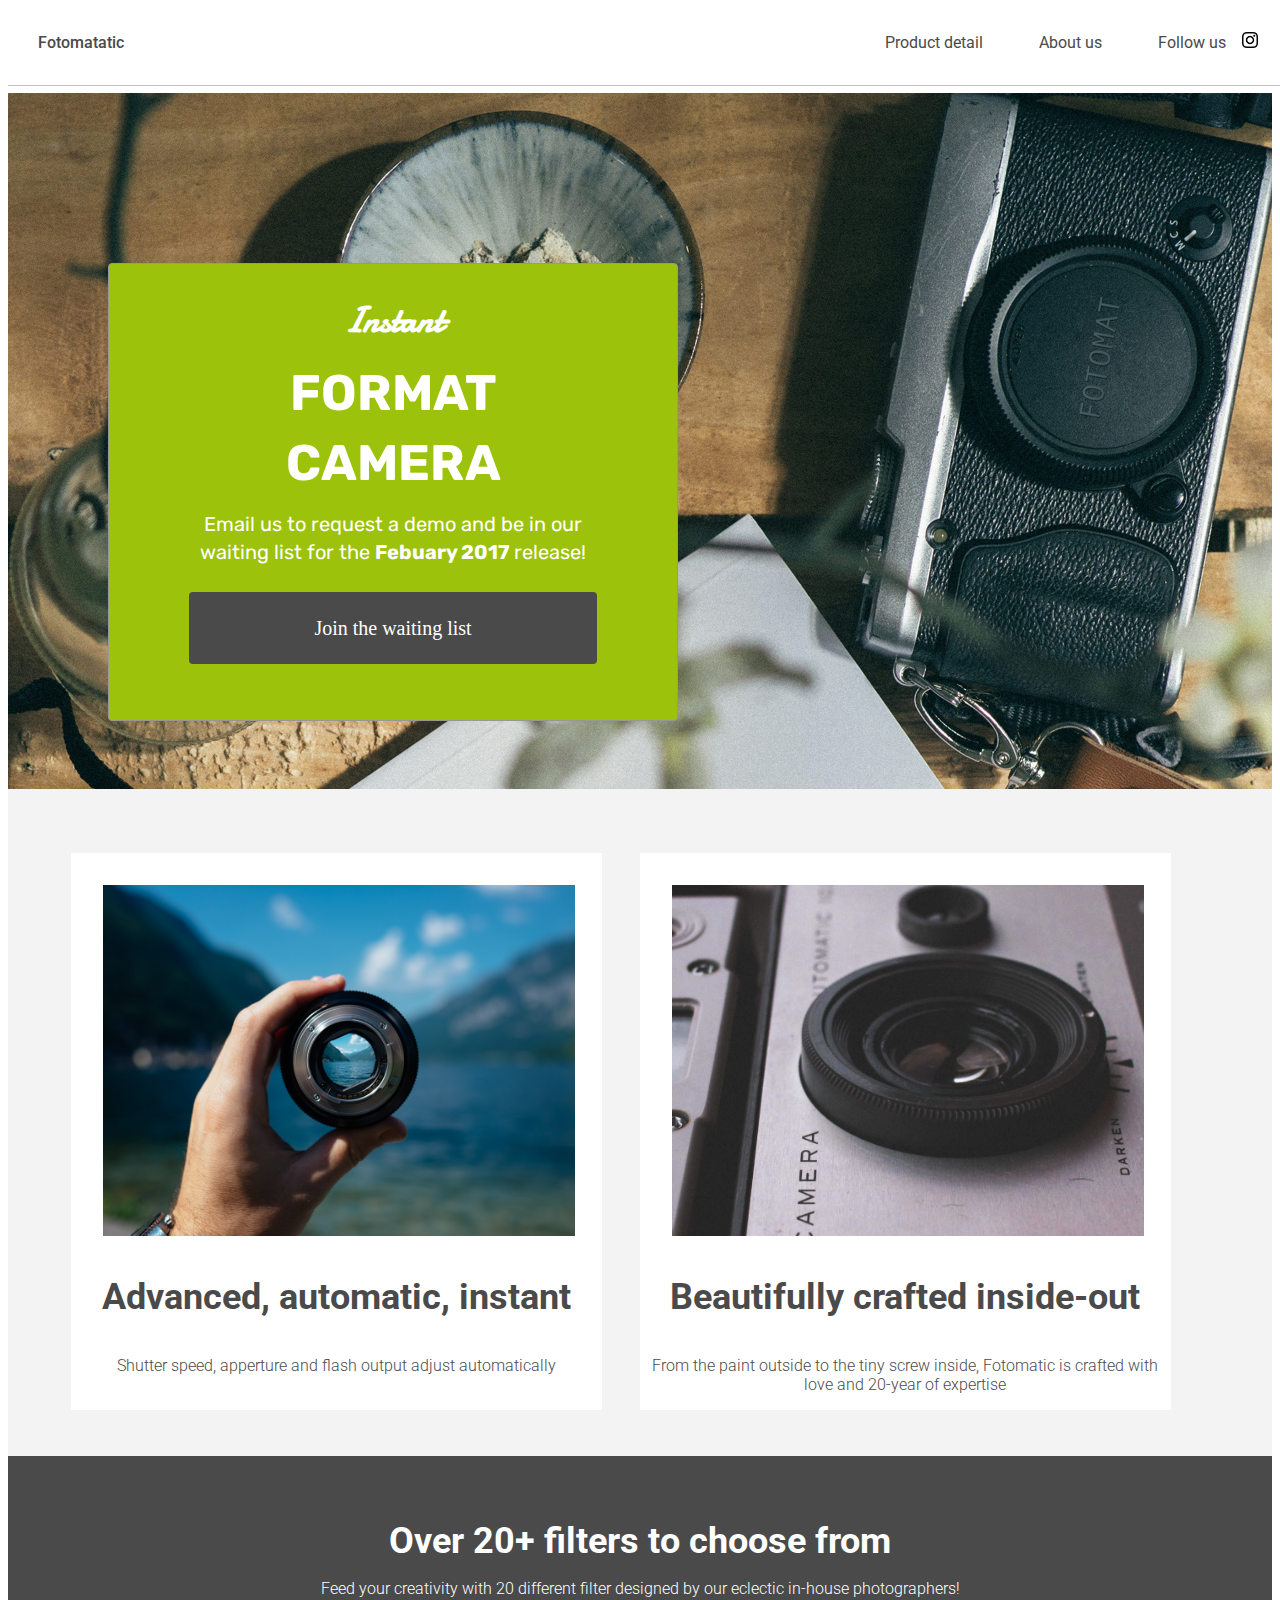
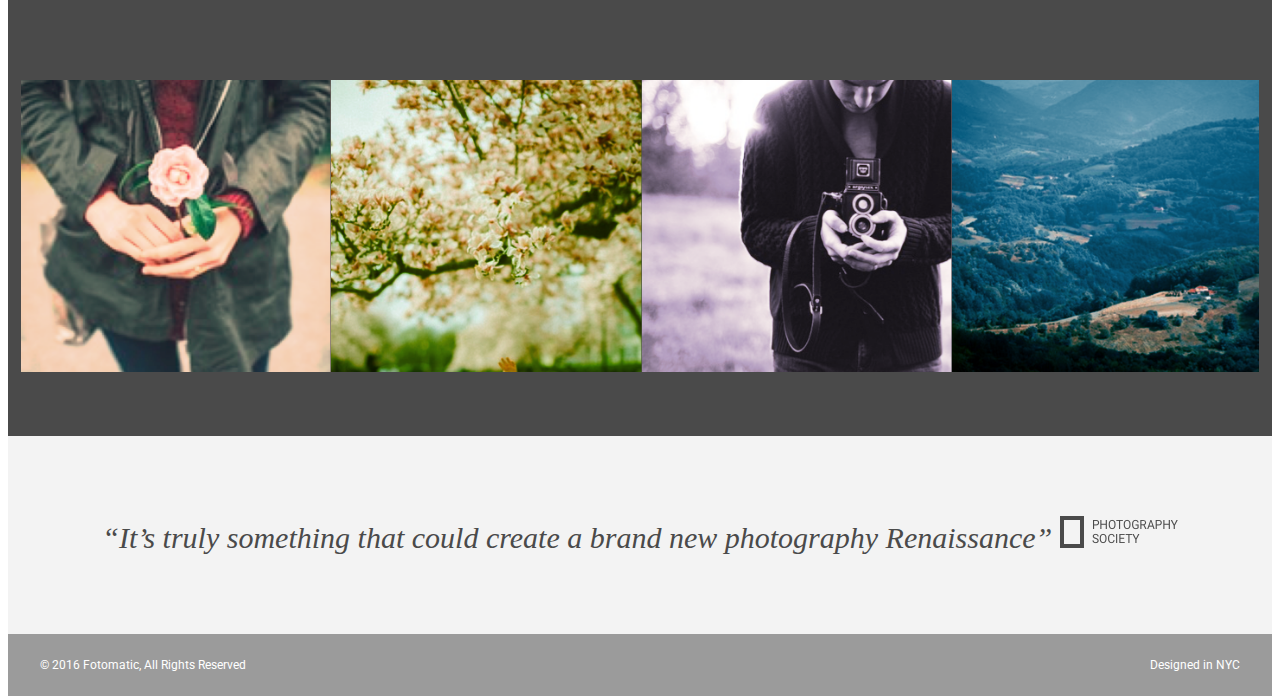
<file: index.html>
<!DOCTYPE html>
<html>
<head>
  <link href="https://fonts.googleapis.com/css?family=Damion" rel="stylesheet">
  <link href="https://fonts.googleapis.com/css?family=Rubik" rel="stylesheet">
  <link rel="preconnect" href="https://fonts.googleapis.com">
  <link rel="preconnect" href="https://fonts.gstatic.com" crossorigin>  
  <link href="https://fonts.googleapis.com/css?family=Roboto:300,400,600,700" rel="stylesheet">
  <link rel="stylesheet" href="./resources/css/style.css">
  <meta charset="UTF-8">
</head>
<body>
  <!-- Header -->
  <header>
    <div class="content">
      <a href="index.html" class="desktop logo">Fotomatatic</a>
      <nav class="desktop">
        <ul>
          <li><a href="#">Product detail</a></li>
          <li><a href="#">About us</a></li>
          <li><a href="https://www.instagram.com/">Follow us <img class="icon" src="./resources/images/instagram.png"></a></li>
        </ul>
      </nav>
      <nav class="mobile">
        <ul>
          <li><a href="#"><img src="./resources/images/ic-logo.svg"></a></li>
          <li><a href="#"><img src="./resources/images/ic-product-detail.svg"></a></li>
          <li><a href="#"><img src="./resources/images/ic-about-us.svg"></a></li>
          <li><a href="#" class="button">Join us</a></li>
        </ul>
      </nav>
    </div>
  </header>

  <!-- Main Content -->
  <div class="main-content">

    <!-- Sign Up Section -->
    <div id="sign-up-section" class="banner">
      <div id="sign-up-cta">
        <div class="content center">
          <div class="header">
            <h2 class="cursive">Instant</h2>
            <h1 class="striking">FORMAT CAMERA</h1>
          </div>
          <div class="email">
            <span>
              Email us to request a demo and be in our waiting list for the <strong>Febuary 2017</strong> release!
            </span>
            <div class="button">Join the waiting list</div>
          </div>
        </div>
      </div>
    </div>

    <!-- Features Section -->
    <div id="features-section">
      <div class="feature">
        <div class="center">
          <div class="image-container">
            <img src="/resources/images/feature-1.png" />
          </div>
          <div class="content">
            <h2>Advanced, automatic, instant</h2>
            <h3>Shutter speed, apperture and flash output adjust automatically</h3>
          </div>
        </div>
      </div>
      <div class="feature">
        <div class="center">
          <div class="image-container">
            <img src="/resources/images/feature-2.png" />
          </div>
          <div class="content">
            <h2>Beautifully crafted inside-out</h2>
            <h3>From the paint outside to the tiny screw inside, Fotomatic is crafted with love and 20-year of expertise</h3>
          </div>
        </div>
      </div>
    </div>

    <!-- Filters Section -->
    <div id="filters-section">
      <div class="content center">
        <h2>Over 20+ filters to choose from</h2>
        <h3>Feed your creativity with 20 different filter designed by our eclectic in-house photographers!</h3>
      </div>
      <div class="images-container">
        <div class="image-container">
          <img src="./resources/images/filter-1.png" />
        </div>
        <div class="image-container">
          <img src="./resources/images/filter-2.png" />
        </div>
        <div class="image-container">
          <img src="./resources/images/filter-3.png" />
        </div>
        <div class="image-container extra">
          <img src="./resources/images/filter-4.png" />
        </div>
      </div>
    </div>

    <!--Quotes Section--> 
    <div id="quotes-section">
      <div class="content center">
        <span class="quote">“It’s truly something that could create a brand new photography Renaissance”</span>
        <img class="quote-citation" src="./resources/images/photography-logo.png" />
      </div>
    </div>

    <!-- Footer -->
    <footer>
      <div class="content">
        <span class="copyright">© 2016  Fotomatic, All Rights Reserved</span>
        <span class="location">Designed in NYC</span>
      </div>
    </footer>

  </div>
</body>
</html>
<!--https://content.codecademy.com/courses/freelance-1/capstone-1/solution/index.html-->
</file>
<file: resources/css/style.css>
/* Universal Styles */

html {
  font-family: "Roboto", sans-serif;
  font-size: 16px;
}

.main-content {
  position: relative;
  top: 5.3125rem; /* To offset for fixed header. */
}

.center {
  text-align: center;
}

.button {
  border-radius: 4px;
  background-color: #4a4a4a;
  color: white;
}

.image-container {
  overflow: hidden;
}

.image-container img {
  display: block;
}

@media only screen and (max-width: 760px) {
  .main-content {
    top: 2.5625rem;
  }
}

/* Header */

header {
  position: fixed;
  width: 100%;
  border-bottom: solid 1px #c6c1c1;
  background-color: white;
  top: 0;
  z-index: 10;
}

header .content {
  display: flex;
  align-items: center;
  padding: 1rem;
  margin-left: 14px;
  margin-right: 14px;
  height: 53px;
}

header .logo {
  flex: 1;
  text-decoration: none;
  align-self: center;
  font-family: Roboto;
  font-size: 1rem;
  font-weight: 500;
  color: #4A4A4A;
  
}

header nav ul {
  display: flex;
  list-style-type: none;
}

nav li {
  padding-left: 3.5rem;
}

nav a {
  vertical-align: bottom;
  line-height: 1.6;
  font-size: 1rem;
  color: #4a4a4a;
  text-decoration: none;
  font-family: Roboto;
}

header .icon {
  width: 1rem;
  padding-left: .75rem;
}

header .mobile {
  display: none;
}

@media only screen and (max-width: 760px) {
  header .desktop {
    display: none;
  }

  header .mobile {
    display: block;
    width: 100%;
  }

  header .content {
    padding: .5rem 0;
  }

  header .mobile ul {
    display: flex;
    justify-content: space-around;
    align-items: center;
    width: 100%;
  }

  header .mobile li {
    padding: 0;
  }

  header .mobile .button {
    padding: .1875rem .5rem;
    background-color: #9dc20b;
    line-height: 1.6;
    color: white;
  }
}

@media only screen and (max-width: 450px) {
  header .content {
    height: 30px;
    margin: 9px;
    padding: 0px;
  }
  header .mobile ul {
   justify-content: space-around;
   padding: 0;
   margin: 0;
  }
  header .mobile .button {
    padding: 3px 8px 3px 8px;
  }
}
/* Sign Up Section */

#sign-up-section {
  display: flex;
  justify-content: flex-start;
  align-items: flex-start;
  height: 43.5rem;
  background: url("/resources/images/banner-landingpage.jpg");
  background-position: bottom;
  background-size: cover;
  background-repeat: no-repeat;
}

#sign-up-cta {
  padding: 32px 80px 56px 80px;
  border: solid 1px #979797;
  border-radius: 4px;
  background-color: #9dc20b;
  margin: 170px 0 170px 100px;
}

#sign-up-cta .content {
  width: 408px;
  font-family: "Rubik", sans-serif;
  font-size: 1.25rem;
  line-height: 1.4;
  color: white;
}

#sign-up-cta h1 {
  font-size: 3.125rem;
}

#sign-up-cta h2 {
  font-size: 2.25rem;
}

#sign-up-cta span strong {
  font-weight: bold;
}

#sign-up-cta .cursive {
  font-family: "Damion", cursive;
}

#sign-up-cta .striking {
  font-family: "Rubik", sans-serif;
}

#sign-up-cta .button {
  /* padding: 1.25rem 7.25rem; */
  font-size: 1.25rem;
  line-height: 1.4;
  font-family: Roboto-Medium;
  width: 408px;
  height: 64pxpx;
  margin-top: 26px;
  padding-top: 1.375rem;
  padding-bottom: 1.375rem;
  
}

@media only screen and (max-width: 760px) {
  #sign-up-section {
    align-items: center;
    justify-content: center;
    height: 28rem;
  }

  #sign-up-cta {
    position: static;
    width: auto;
    height: auto;
    background-color: transparent;
    border: none;
    margin: auto;
  }

  #sign-up-cta .content {
    margin-top: 0;
  }

  #sign-up-cta .email {
    display: none;
  }

  #sign-up-cta h1 {
    font-size: 3.125rem;
  }

  #sign-up-cta h2 {
    font-size: 2.25rem;
  }
}
h2.cursive {
  margin: 0 0 12px 0;
}
h1.striking {
  margin: 12px 0 12px 0;
}

@media only screen and (max-width: 450px) {
  #sign-up-section {
    height: 20rem;
  }

  #sign-up-cta h1 {
    font-size: 2.25rem;
  }

  #sign-up-cta h2 {
    font-size: 2rem;
  }
}

/* Features Section */

#features-section {
  display: flex;
  justify-content: space-between;
  padding: 4rem 5% 2.875rem 5%;
  padding-bottom: 46px;
  background-color: #f3f3f3;
}

.feature {
  flex: 1;
  margin-right: 38px;
  background-color: white;
  
}

.feature .image-container {
 height: 65%;
 width: 95%;
}

.feature .image-container img {
  height: 65%;
  width: 95%;
  padding: 32px 32px 0 32px;
}
.feature .content {
  margin: 40px 0 0 0;
}
.feature h2 {
  padding-bottom: .5rem;
  font-family: Roboto;
  font-size: 2.25rem;
  font-weight: bold;
  color: #4a4a4a;
  
}

.feature h3 {
  font-size: 1rem;
  line-height: 1.2;
  font-weight: 300;
  color: #4a4a4a;
  margin-top: 0;
}

@media only screen and (max-width: 890px) {
  .feature h2 {
    font-size: 1.125rem;
    line-height: 1.3;
    font-weight: normal;
  }

  .feature h3 {
    font-size: .875rem;
    line-height: 1.4;
  }
}

@media only screen and (max-width: 760px) {
  #features-section {
    flex-flow: column;
    padding: 0;
  }

  .feature {
    margin: 16px;
    padding: 0;
  }
}
@media only screen and (max-width: 450px) {
  .feature {
    width: 100%;
    margin: 0;
  }
  .feature .image-container img {
    padding: 0 20px;
    margin-top: 16px;
  }
  .feature .content {
    margin-top: 20px;
    margin-bottom: 14px;
  }
}
/* Filters Section */

#filters-section {
  padding: 4rem 0;
  background-color: #4a4a4a;
}

#filters-section .content {
  padding: 0 .625rem;
  margin-bottom: 5rem;
}

#filters-section .content h2 {
  font-size: 2.25rem;
  font-weight: bold;
  color: white;
  margin: 0;
}

#filters-section .content h3 {
  font-size: 1rem;
  line-height: 1.4;
  font-weight: 300;
  color: white;
}

#filters-section .images-container {
  display: flex;
  max-width: 100%;
  padding: 0 1%;
  height: 65%;
}

#filters-section .images-container img {
  height: 100%;
  width: 100%;
}

@media only screen and (max-width: 760px) {
  #filters-section {
    padding: 1.5rem 0 0 0;
  }

  #filters-section .content {
    margin-bottom: 1rem;
  }

  #filters-section .content h2 {
    padding-bottom: .625rem;
    font-size: 1.125rem;
    line-height: 1.3;
    font-weight: normal;
  }

  #filters-section .content h3 {
    font-size: .875rem;
    line-height: 1.4;
  }

  #filters-section .images-container {
    padding: 0;
  }

  #filters-section .extra {
    display: none;
  }
}

/* Quotes Section */

#quotes-section {
  background-color: #f3f3f3;
  padding: 5rem 0;
  font-family: "Palatino", serif;
  font-style: italic;
  font-size: 1.875rem;
  line-height: 1.1;
  color: #4A4A4A;
}

#quotes-section content {
  
}

#quotes-section quote {
  padding-right: 1.875rem;
  
  font-style: italic;
  color: #4a4a4a;
}

#quotes-section quote-citation {
  height: 1.875rem;
}

@media only screen and (max-width: 760px) {
  #quotes-section content {
    padding: 1.875rem .625rem;
  }

  #quotes-section quote {
    font-size: 1.5rem;
    line-height: 1.4;
  }

  #quotes-section quote-citation {
    display: block;
    padding-top: 1rem;
    margin: auto;
  }
}

/* Footer */

footer {
  background-color: #9b9b9b;
  padding: 1.5rem 2rem;
}

footer .content {
  color: white;
  display: flex;
  font-size: .75rem;
}

footer .copyright {
  flex-grow: 1;
}

@media only screen and (max-width: 760px) {
  footer .content {
    font-size: .625rem;
  }
}
</file>
